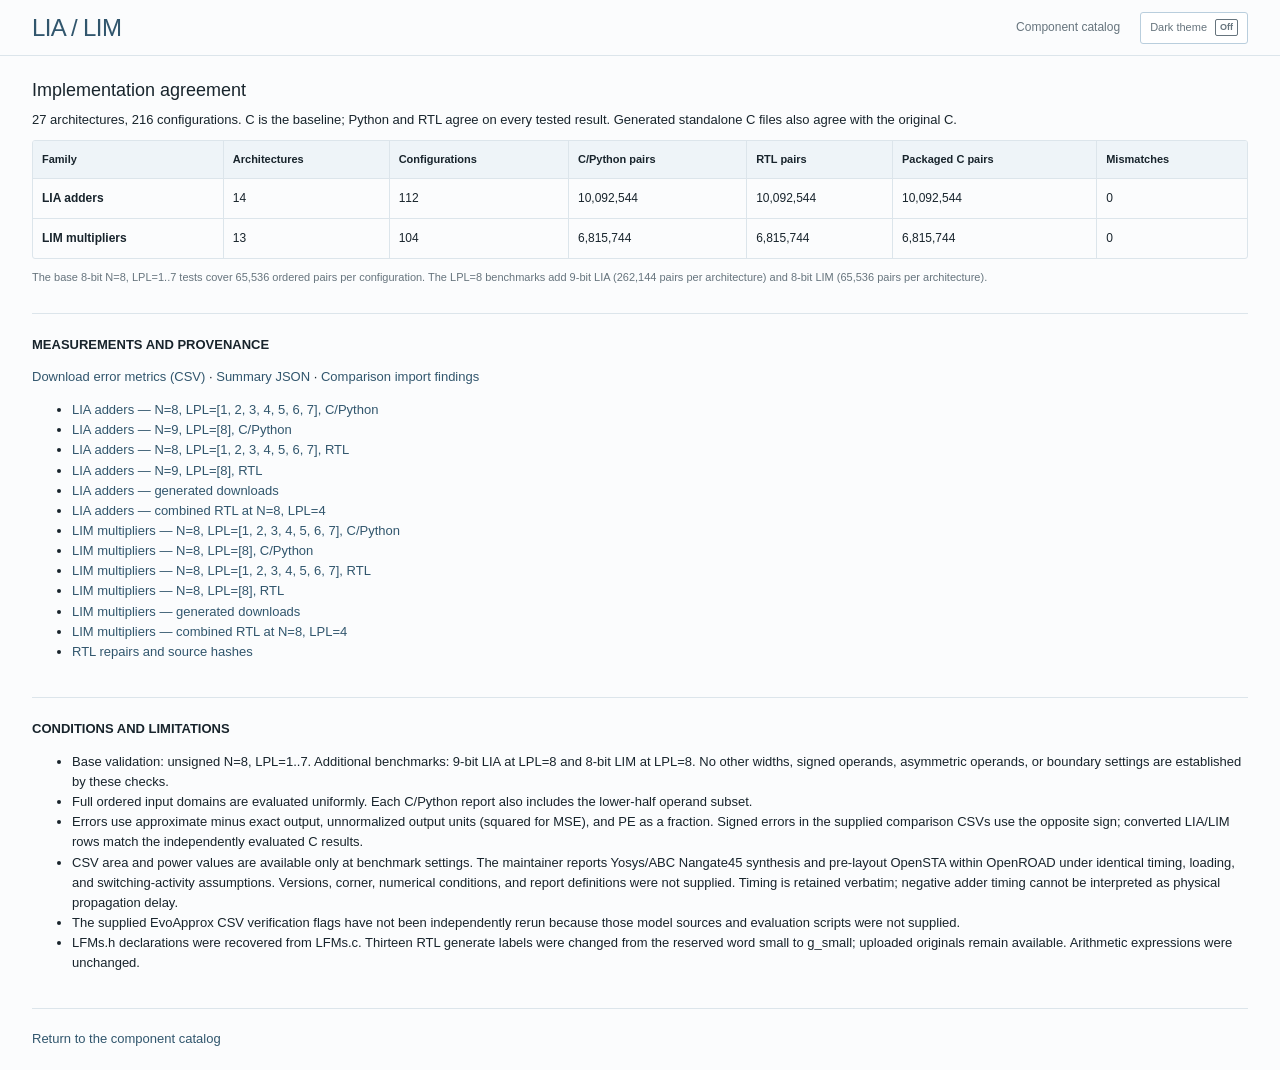
<file: result/validation/index.html>
<!doctype html>
<html lang="en"><head><meta charset="utf-8"><meta name="viewport" content="width=device-width,initial-scale=1"><title>LIA / LIM — Exhaustive Validation Results</title><meta name="description" content="C, Python and RTL agreement for 27 LIA/LIM architectures, including 8-bit LPL 1–7 and LPL 8 comparison benchmarks."><script src="../../assets/theme.js"></script><link rel="stylesheet" href="../../assets/style.css"></head><body>
<header class="site-header"><div class="container header-inner"><a class="brand" href="../../index.html">LIA / LIM</a><div class="header-tools"><nav aria-label="Main navigation"><a href="../../index.html">Component catalog</a></nav><button id="theme-toggle" class="theme-toggle" type="button" aria-pressed="false" hidden><span>Dark theme</span><span class="theme-state" aria-hidden="true">Off</span></button></div></div></header>
<main class="container"><section><h1>Implementation agreement</h1><p>27 architectures, 216 configurations. C is the baseline; Python and RTL agree on every tested result. Generated standalone C files also agree with the original C.</p>
<div class="table-scroll" tabindex="0"><table><thead><tr><th scope="col">Family</th><th scope="col">Architectures</th><th scope="col">Configurations</th><th scope="col">C/Python pairs</th><th scope="col">RTL pairs</th><th scope="col">Packaged C pairs</th><th scope="col">Mismatches</th></tr></thead><tbody><tr><th scope="row">LIA adders</th><td>14</td><td>112</td><td>10,092,544</td><td>10,092,544</td><td>10,092,544</td><td>0</td></tr><tr><th scope="row">LIM multipliers</th><td>13</td><td>104</td><td>6,815,744</td><td>6,815,744</td><td>6,815,744</td><td>0</td></tr></tbody></table></div>
<p class="table-note">The base 8-bit N=8, LPL=1..7 tests cover 65,536 ordered pairs per configuration. The LPL=8 benchmarks add 9-bit LIA (262,144 pairs per architecture) and 8-bit LIM (65,536 pairs per architecture).</p></section>
<section><h2>Measurements and provenance</h2><p><a href="error-metrics.csv" download>Download error metrics (CSV)</a> · <a href="summary.json">Summary JSON</a> · <a href="../../data/comparison-import-report.json">Comparison import findings</a></p><ul><li><a href="adder8-c-python.json">LIA adders — N=8, LPL=[1, 2, 3, 4, 5, 6, 7], C/Python</a></li><li><a href="adder9-lpl8-c-python.json">LIA adders — N=9, LPL=[8], C/Python</a></li><li><a href="adder8-rtl.json">LIA adders — N=8, LPL=[1, 2, 3, 4, 5, 6, 7], RTL</a></li><li><a href="adder9-lpl8-rtl.json">LIA adders — N=9, LPL=[8], RTL</a></li><li><a href="adder8-packaged.json">LIA adders — generated downloads</a></li><li><a href="adder8-combined-rtl.json">LIA adders — combined RTL at N=8, LPL=4</a></li><li><a href="multiplier8-c-python.json">LIM multipliers — N=8, LPL=[1, 2, 3, 4, 5, 6, 7], C/Python</a></li><li><a href="multiplier8-lpl8-c-python.json">LIM multipliers — N=8, LPL=[8], C/Python</a></li><li><a href="multiplier8-rtl.json">LIM multipliers — N=8, LPL=[1, 2, 3, 4, 5, 6, 7], RTL</a></li><li><a href="multiplier8-lpl8-rtl.json">LIM multipliers — N=8, LPL=[8], RTL</a></li><li><a href="multiplier8-packaged.json">LIM multipliers — generated downloads</a></li><li><a href="multiplier8-combined-rtl.json">LIM multipliers — combined RTL at N=8, LPL=4</a></li><li><a href="rtl-compatibility-fixes.json">RTL repairs and source hashes</a></li></ul></section>
<section><h2>Conditions and limitations</h2><ul><li>Base validation: unsigned N=8, LPL=1..7. Additional benchmarks: 9-bit LIA at LPL=8 and 8-bit LIM at LPL=8. No other widths, signed operands, asymmetric operands, or boundary settings are established by these checks.</li><li>Full ordered input domains are evaluated uniformly. Each C/Python report also includes the lower-half operand subset.</li><li>Errors use approximate minus exact output, unnormalized output units (squared for MSE), and PE as a fraction. Signed errors in the supplied comparison CSVs use the opposite sign; converted LIA/LIM rows match the independently evaluated C results.</li><li>CSV area and power values are available only at benchmark settings. The maintainer reports Yosys/ABC Nangate45 synthesis and pre-layout OpenSTA within OpenROAD under identical timing, loading, and switching-activity assumptions. Versions, corner, numerical conditions, and report definitions were not supplied. Timing is retained verbatim; negative adder timing cannot be interpreted as physical propagation delay.</li><li>The supplied EvoApprox CSV verification flags have not been independently rerun because those model sources and evaluation scripts were not supplied.</li><li>LFMs.h declarations were recovered from LFMs.c. Thirteen RTL generate labels were changed from the reserved word small to g_small; uploaded originals remain available. Arithmetic expressions were unchanged.</li></ul></section><p style="margin:20px 0"><a href="../../index.html#catalog">Return to the component catalog</a></p></main></body></html>
</file>
<file: assets/style.css>
:root {
  color-scheme: light;
  --ink: #18242c;
  --muted: #66747d;
  --line: #dce5eb;
  --soft: #eef4f8;
  --accent: #31566d;
  --header: #fbfcfd;
  --page: #fbfcfd;
  --surface: #ffffff;
  --thead: #eef4f8;
  --hover: #e7f0f6;
  --control-line: #b9cedd;
  --table-rule: #dce5eb;
  --strong: #18242c;
  --code-bg: #eef4f8;
  --button-bg: #e7f0f6;
  --button-hover: #b9cedd;
  --note-line: #b9cedd;
  --tab-border: #b9cedd;
  --tab-active: #31566d;
  --badge-me-bg: #f4f7f3;
  --badge-me-ink: #4f5f51;
  --badge-me-line: #d9ded8;
  --badge-mae-bg: #e7f0f6;
  --badge-mae-ink: #31566d;
  --badge-mae-line: #b9cedd;
  --badge-mse-bg: #eef4f8;
  --badge-mse-ink: #43525c;
  --badge-mse-line: #b9cedd;
  --badge-pe-bg: #fffaf0;
  --badge-pe-ink: #725b16;
  --badge-pe-line: #b9a36a;
}
:root[data-theme="dark"] {
  color-scheme: dark;
  --ink: #eef2ef;
  --muted: #aeb8b2;
  --line: #38423e;
  --soft: #1b211f;
  --accent: #a8d0ca;
  --header: #151817;
  --page: #151817;
  --surface: #202523;
  --thead: #222c2a;
  --hover: #222c2a;
  --control-line: #4b625f;
  --table-rule: #38423e;
  --strong: #eef2ef;
  --code-bg: #1b211f;
  --button-bg: #222c2a;
  --button-hover: #4b625f;
  --note-line: #4b625f;
  --tab-border: #4b625f;
  --tab-active: #a8d0ca;
  --badge-me-bg: #202a24;
  --badge-me-ink: #b9cebd;
  --badge-me-line: #45564b;
  --badge-mae-bg: #222c2a;
  --badge-mae-ink: #a8d0ca;
  --badge-mae-line: #4b625f;
  --badge-mse-bg: #1b211f;
  --badge-mse-ink: #c1cbc5;
  --badge-mse-line: #38423e;
  --badge-pe-bg: #2a261c;
  --badge-pe-ink: #e2cd91;
  --badge-pe-line: #806f42;
}
@media (prefers-color-scheme: dark) {
  :root:not([data-theme]) {
  color-scheme: dark;
  --ink: #eef2ef;
  --muted: #aeb8b2;
  --line: #38423e;
  --soft: #1b211f;
  --accent: #a8d0ca;
  --header: #151817;
  --page: #151817;
  --surface: #202523;
  --thead: #222c2a;
  --hover: #222c2a;
  --control-line: #4b625f;
  --table-rule: #38423e;
  --strong: #eef2ef;
  --code-bg: #1b211f;
  --button-bg: #222c2a;
  --button-hover: #4b625f;
  --note-line: #4b625f;
  --tab-border: #4b625f;
  --tab-active: #a8d0ca;
  --badge-me-bg: #202a24;
  --badge-me-ink: #b9cebd;
  --badge-me-line: #45564b;
  --badge-mae-bg: #222c2a;
  --badge-mae-ink: #a8d0ca;
  --badge-mae-line: #4b625f;
  --badge-mse-bg: #1b211f;
  --badge-mse-ink: #c1cbc5;
  --badge-mse-line: #38423e;
  --badge-pe-bg: #2a261c;
  --badge-pe-ink: #e2cd91;
  --badge-pe-line: #806f42;
  }
}

* { box-sizing: border-box; }
html { scroll-behavior: smooth; scroll-padding-top: 18px; }
body { margin: 0; background: var(--page); color: var(--ink); font: 13px/1.55 Arial, Helvetica, sans-serif; }
a { color: var(--accent); text-decoration: none; }
a:hover { text-decoration: underline; }
button, input, select { font: inherit; }
button, a, input, select, summary, [tabindex] { outline-offset: 3px; }
:focus-visible { outline: 2px solid var(--accent); }
.site-header :focus-visible { outline-color: var(--accent); }
.container { width: min(1320px, calc(100% - 64px)); margin-inline: auto; }
.site-header { background: var(--header); color: var(--ink); border-bottom: 1px solid var(--line); }
.header-inner { display: flex; align-items: center; gap: 26px; min-height: 55px; }
.brand { color: var(--accent); font-size: 24px; font-weight: 400; letter-spacing: -.025em; white-space: nowrap; }
.brand:hover { text-decoration: none; }
.brand span { color: var(--muted); padding: 0 2px; font-weight: 300; }
.header-description { margin: 0; color: var(--muted); font-size: 16px; font-weight: 400; }
.header-tools { display: flex; align-items: center; gap: 20px; margin-left: auto; }
.header-tools nav { margin: 0; }
.theme-toggle { display: inline-flex; align-items: center; gap: 8px; flex: 0 0 auto; padding: 6px 9px; min-height: 32px; border: 1px solid var(--control-line); border-radius: 3px; background: var(--surface); color: var(--muted); font-size: 11px; cursor: pointer; }
.theme-toggle:hover { background: var(--soft); color: var(--accent); }
.theme-state { padding: 1px 4px; border: 1px solid currentColor; border-radius: 2px; font-size: 9px; font-weight: 700; line-height: 1.4; }
.theme-toggle[aria-pressed="true"] .theme-state { background: var(--accent); color: var(--page); }
nav { display: flex; gap: 20px; margin-left: auto; flex-wrap: wrap; }
nav a { color: var(--muted); font-size: 12px; }
.filter-band { background: var(--soft); border-bottom: 1px solid #eaf0f0; padding: 19px 0 12px; }
.filters { display: grid; grid-template-columns: 1.65fr 1fr .85fr 1.6fr 1.15fr; gap: 12px 20px; margin: 0; }
label { display: flex; flex-direction: column; gap: 6px; color: var(--muted); font-size: 12px; font-weight: 400; }
input, select { min-width: 0; max-width: 100%; min-height: 36px; padding: 7px 10px; background: var(--page); color: var(--ink); border: 1px solid var(--control-line); border-radius: 3px; font-size: 12px; }
input::placeholder { color: var(--muted); }
input[type=number] { width: 100%; }
.constraint-controls { grid-column: 1/-1; }
summary { cursor: pointer; width: fit-content; font-size: 12px; color: var(--accent); }
summary:hover { text-decoration: underline; }
.limits { display: grid; grid-template-columns: repeat(5, minmax(100px, 1fr)); gap: 14px; margin: 13px 0 8px; }
.filter-footer { grid-column: 1/-1; display: flex; justify-content: space-between; align-items: center; gap: 16px; font-size: 11px; }
.filter-footer p { margin: 0; color: var(--muted); }
.filter-actions { display: flex; gap: 20px; align-items: center; }
.text-button { background: none; border: 0; padding: 0; font-size: 11px; color: var(--accent); cursor: pointer; }
.text-button:hover { text-decoration: underline; }
section { padding: 22px 0; border-bottom: 1px solid var(--line); }
.intro { padding: 22px 0 10px; border: 0; }
h1 { font-size: 18px; font-weight: 400; line-height: 1.4; margin: 0 0 7px; }
h2 { margin: 0 0 12px; font-size: 13px; line-height: 1.45; font-weight: 600; text-transform: uppercase; }
h3 { margin: 0 0 6px; font-size: 13px; font-weight: 600; }
p { margin: 0 0 10px; }
.lead { margin: 0; color: var(--muted); line-height: 1.6; max-width: 1200px; }
#catalog { padding-top: 12px; }
.section-heading { display: flex; align-items: baseline; justify-content: space-between; gap: 16px; margin-bottom: 9px; }
.section-heading h2 { margin: 0; }
.section-description { color: var(--muted); max-width: 1200px; margin: 0 0 13px; }
.small { font-size: 11px; }
.muted { color: var(--muted); }
.table-scroll { overflow-x: auto; border: 1px solid var(--line); border-radius: 3px; }
table { width: 100%; border-collapse: collapse; text-align: left; font-size: 12px; }
#component-table, .component-table { min-width: 1130px; }
th, td { padding: 10px 9px; border-bottom: 1px solid var(--line); border-right: 1px solid var(--table-rule); vertical-align: middle; }
tr > :last-child { border-right: 0; }
thead th { color: var(--strong); font-size: 11px; font-weight: 600; background: var(--thead); white-space: nowrap; }
thead tr:first-child th[colspan] { text-align: center; padding-block: 6px; }
thead tr:nth-child(2) th { padding-block: 7px; }
thead small { display: block; color: var(--muted); font-size: 10px; font-weight: 400; }
tbody tr:last-child > td, tbody tr:last-child > th { border-bottom: 0; }
tbody tr:hover { background: var(--hover); }
td.number { text-align: right; font-variant-numeric: tabular-nums; white-space: nowrap; }
.component-id { color: var(--accent); font-weight: 400; }
.cell-sub { display: block; color: var(--muted); font-size: 10px; margin-top: 3px; }
.component-name { display: flex; align-items: center; gap: 9px; }
.component-label { min-width: 0; }
.component-function { overflow-wrap: anywhere; font-size: 11px; line-height: 1.45; }
.objective-badges { display: inline-flex; gap: 4px; flex: 0 0 auto; }
.objective-badges:empty { display: none; }
.criterion-badge { position: relative; display: inline-block; width: 24px; height: 44px; border: 1px solid var(--badge-me-line); border-radius: 2px; background: var(--badge-me-bg); color: var(--badge-me-ink); }
.criterion-badge > span { position: absolute; top: 50%; left: 50%; transform: translate(-50%, -50%) rotate(-90deg); font: 700 12px/1 Arial, Helvetica, sans-serif; letter-spacing: .02em; white-space: nowrap; }
.criterion-mae { background: var(--badge-mae-bg); border-color: var(--badge-mae-line); color: var(--badge-mae-ink); }
.criterion-mse { background: var(--badge-mse-bg); border-color: var(--badge-mse-line); color: var(--badge-mse-ink); }
.criterion-pe { background: var(--badge-pe-bg); border-color: var(--badge-pe-line); color: var(--badge-pe-ink); }
.objective-legend { margin: 0 0 12px; color: var(--muted); font-size: 11px; max-width: 1100px; }
.benchmark-methodology { margin: 12px 0 18px; padding: 11px 14px; border-left: 2px solid var(--note-line); background: var(--surface); color: var(--muted); font-size: 12px; line-height: 1.65; }
.benchmark-methodology strong { color: var(--ink); font-weight: 600; }
.benchmark-methodology p:last-child { margin-bottom: 0; }
.dash { color: var(--muted); }
.empty-state { padding: 26px 16px; color: var(--muted); text-align: center; }
.empty-state strong { display: block; font-size: 13px; font-weight: 400; color: var(--ink); }
.empty-state span { display: block; margin-top: 4px; font-size: 12px; }
.table-note { margin: 10px 0 5px; font-size: 11px; color: var(--muted); line-height: 1.6; }
.data-notice { margin: 8px 0 0; color: var(--muted); font-size: 11px; }
.data-notice strong { font-weight: 600; }
abbr { text-decoration: none; cursor: help; }
.model-links { display: flex; gap: 4px; }
.model-links a, .model-links > span { display: inline-block; min-width: 30px; padding: 4px 7px; border-radius: 3px; font-size: 10px; line-height: 1.4; white-space: nowrap; text-align: center; }
.model-links a { background: var(--button-bg); color: var(--ink); }
.model-links a:hover { background: var(--button-hover); text-decoration: none; }
.model-links > span { color: var(--muted); background: var(--surface); }
.provenance { min-width: 90px; font-size: 11px; }
.provenance summary { font-size: 11px; white-space: nowrap; }
.provenance[open] { min-width: 260px; }
dl { margin: 0; }
dt { font-weight: 600; }
dd { margin: 0; color: var(--muted); }
.provenance dt { margin-top: 7px; }
.provenance dd { white-space: normal; max-width: 360px; overflow-wrap: anywhere; }
.chart-panel { padding-top: 14px; margin-top: 14px; border-top: 1px solid var(--line); }
.chart-panel > p { margin-top: 10px; }
.chart-controls { display: flex; gap: 16px; flex-wrap: wrap; }
.chart-controls label { flex: 1; min-width: 160px; }
.chart { margin-top: 16px; }
.empty-chart { padding: 26px 14px; background: var(--surface); color: var(--muted); text-align: center; font-size: 12px; margin: 0; }
.chart svg { display: block; width: 100%; height: auto; max-width: 850px; margin: auto; }
.chart svg text { fill: var(--muted); font-family: inherit; font-size: 12px; }
.chart circle { fill: var(--header); stroke: #fff; stroke-width: 1.5; }
.chart circle:hover, .chart circle:focus { fill: var(--accent); stroke: var(--accent); stroke-width: 2; }
.chart-data { margin-top: 8px; }
.chart-data table { max-width: 700px; }
.download-grid { display: grid; grid-template-columns: 1fr 1fr; border-block: 1px solid var(--line); margin-top: 14px; }
.download-family { padding: 16px 0; }
.download-family + .download-family { padding-left: 25px; border-left: 1px solid var(--line); }
.download-family p { color: var(--muted); font-size: 12px; margin-bottom: 9px; }
.download-family .language-downloads { font-size: 11px; margin: 10px 0 0; }
.bundle-link { display: inline-block; padding: 6px 12px; border: 1px solid var(--control-line); border-radius: 3px; background: var(--surface); font-size: 12px; }
.bundle-link:hover { background: var(--hover); text-decoration: none; }
.download-unavailable { color: var(--muted); font-size: 12px; }
.download-grid + p { margin: 10px 0 0; max-width: 1200px; }
code { font-family: Consolas, 'Liberation Mono', monospace; font-size: .94em; }
p code { background: var(--code-bg); padding: 1px 4px; border-radius: 2px; }
pre { padding: 11px 14px; border: 1px solid var(--line); border-radius: 3px; background: var(--thead); margin: 10px 0; overflow-x: auto; line-height: 1.8; font-size: 11px; }
pre code { font-size: inherit; }
.steps { list-style: none; counter-reset: step; margin: 16px 0 0; padding: 0; max-width: 1050px; }
.steps > li { position: relative; padding: 0 0 20px 28px; counter-increment: step; }
.steps > li:before { content: counter(step) '.'; position: absolute; top: 0; left: 0; font-size: 13px; color: var(--muted); }
.steps > li:last-child { padding-bottom: 0; }
.steps p { color: var(--muted); font-size: 12px; margin-bottom: 8px; }
.steps p.small { font-size: 11px; }
.plain-note { border-left: 2px solid var(--note-line); padding: 9px 13px; margin: 10px 0; color: var(--muted); background: var(--surface); font-size: 11px; }
.maintainer-guide { margin-top: 16px; padding-top: 12px; border-top: 1px solid var(--line); }
.maintainer-guide p { margin-top: 10px; color: var(--muted); max-width: 1050px; font-size: 12px; }
.maintainer-guide pre { max-width: 1050px; }
.definition-layout { display: grid; grid-template-columns: 1.1fr 1fr; align-items: start; gap: 28px; }
.definitions { min-width: 440px; }
.definitions tbody th { font-weight: 400; white-space: nowrap; }
.definitions td { white-space: nowrap; }
.definition-notes p { color: var(--muted); font-size: 12px; margin-bottom: 12px; }
.result-locations > div { display: flex; align-items: baseline; justify-content: space-between; gap: 15px; padding: 10px 0; border-bottom: 1px solid var(--line); flex-wrap: wrap; }
.result-locations > div:last-child { border: 0; }
.result-locations dt { font-size: 12px; font-weight: 400; }
.result-locations dd { display: flex; gap: 16px; font-size: 11px; flex-wrap: wrap; }
.result-locations + p { margin: 10px 0 0; }
.references > p { max-width: 1200px; }
.references .citation { padding-left: 13px; border-left: 2px solid var(--line); font-size: 12px; margin-block: 14px; }
.site-footer { display: flex; gap: 20px; flex-wrap: wrap; justify-content: space-between; padding-block: 18px; font-size: 11px; color: var(--muted); }
.site-footer a { color: var(--muted); }
.skip-link { position: absolute; top: -100px; left: 20px; padding: 10px; background: var(--page); z-index: 10; }
.skip-link:focus { top: 8px; }
.sr-only { position: absolute; width: 1px; height: 1px; padding: 0; margin: -1px; overflow: hidden; clip: rect(0, 0, 0, 0); white-space: nowrap; border: 0; }
@media (max-width: 1050px) {
  .header-inner { gap: 20px; flex-wrap: wrap; padding-block: 12px; }
  .header-description { font-size: 14px; }
  nav { gap: 15px; }
  .filters { gap: 12px; }
  .definition-layout { grid-template-columns: 1fr; gap: 18px; }
  .header-tools { width: 100%; justify-content: space-between; margin: 0; }
}
@media (max-width: 760px) {
  .container { width: calc(100% - 32px); }
  .header-inner { gap: 8px 20px; }
  .brand { font-size: 22px; }
  .header-description { font-size: 13px; }
  .header-tools { gap: 16px; margin-top: 6px; }
  .header-tools nav { flex: 1; width: auto; min-width: 0; gap: 7px 14px; }
  nav { width: 100%; margin: 0; gap: 20px; }
  .filter-band { padding-top: 14px; }
  .filters { grid-template-columns: repeat(3, minmax(0, 1fr)); }
  .search-label { grid-column: span 2; }
  .limits { grid-template-columns: repeat(3, minmax(0, 1fr)); }
  .empty-state { text-align: left; }
  .empty-state strong, .empty-state span { max-width: calc(100vw - 85px); }
  .download-family + .download-family { padding-left: 18px; }
}
@media (max-width: 480px) {
  .header-description { font-size: 12px; }
  nav { gap: 17px; }
  nav a { font-size: 11px; }
  .filters { grid-template-columns: repeat(2, minmax(0, 1fr)); }
  .filters > label:first-child { grid-column: 1/-1; }
  .search-label { grid-column: auto; }
  .limits { grid-template-columns: repeat(2, minmax(0, 1fr)); }
  .limits > label:first-child { grid-column: 1/-1; }
  .filter-actions { gap: 12px; }
  .filter-footer { align-items: flex-start; gap: 8px; }
  .filter-actions { flex-wrap: wrap; justify-content: flex-end; }
  h1 { font-size: 17px; }
  .intro { padding-top: 18px; }
  .download-grid { grid-template-columns: 1fr; }
  .download-family + .download-family { padding-left: 0; border-left: 0; border-top: 1px solid var(--line); }
  .chart-controls { flex-direction: column; gap: 10px; }
  .section-heading { gap: 10px; }
  .section-heading > a { white-space: nowrap; }
  .site-footer { gap: 10px 18px; }
  .site-footer > span { width: 100%; }
}
@media (prefers-reduced-motion: reduce) { html { scroll-behavior: auto; } }
@media print {
  nav, .filter-band, .chart-panel, .skip-link, .site-footer { display: none; }
  .site-header { background: var(--page); color: #000; }
  .brand, .header-description { color: #000; }
  .container { width: 100%; }
  section { padding-block: 15px; break-inside: avoid; }
  .table-scroll { overflow: visible; }
  #component-table { min-width: 0; font-size: 9px; }
  th, td { padding: 5px; }
  a { color: inherit; }
  pre { white-space: pre-wrap; }
}

/* Family tabs, one-LPL reference tables, and the six exported research plots. */
[hidden] { display: none !important; }
.library-features { display: grid; grid-template-columns: repeat(4, minmax(0, 1fr)); gap: 22px; margin: 18px 0 15px; }
.library-features dt { font-size: 12px; font-weight: 600; margin-bottom: 5px; }
.library-features > div { min-width: 0; }
.library-features dt { min-height: 2.9em; }
.library-features dd { font-size: 12px; line-height: 1.6; }
.attribution-note { padding: 9px 12px; border-left: 2px solid var(--note-line); background: var(--surface); color: var(--muted); font-size: 11px; line-height: 1.65; margin: 0; }

.family-tabs { display: flex; gap: 0; margin-bottom: 18px; border-bottom: 1px solid var(--tab-border); }
.family-tabs button { padding: 11px 22px; border: 1px solid transparent; border-bottom: 0; margin-bottom: -1px; color: var(--muted); background: transparent; font-size: 14px; cursor: pointer; }
.family-tabs button[aria-selected="true"] { color: var(--tab-active); border-color: var(--tab-border); border-top: 2px solid var(--tab-active); background: var(--page); font-weight: 600; }
.family-tabs button:hover { color: var(--accent); }
.family-heading { display: flex; align-items: center; flex-wrap: wrap; justify-content: space-between; gap: 12px 20px; margin-bottom: 14px; }
.family-heading h2 { margin: 0; font-size: 14px; }
.family-downloads { display: flex; align-items: center; flex-wrap: wrap; gap: 10px 20px; font-size: 11px; }
.family-downloads .bundle-link { font-size: 11px; padding: 5px 10px; }
.language-archives { position: relative; }
.language-archives[open] > span { display: block; margin-top: 7px; }
.family-filters { grid-template-columns: .9fr .65fr 1.65fr 1.2fr; padding: 12px 14px; margin-bottom: 12px; background: var(--soft); border: 1px solid var(--line); border-radius: 3px; }
.table-footnotes { background: var(--surface); vertical-align: top; padding: 11px 13px; font-size: 11px; color: var(--muted); line-height: 1.65; white-space: normal; }
.table-footnotes p { margin: 0 0 6px; max-width: 1200px; }
.table-footnotes p:last-child { margin: 0; }
.table-footnotes strong { color: var(--strong); font-weight: 600; }
.comparison-group + .comparison-group { margin-top: 22px; padding-top: 18px; border-top: 1px solid var(--line); }
.comparison-group h3 { font-size: 13px; margin-bottom: 10px; }
.comparison-grid { display: grid; grid-template-columns: repeat(3, minmax(0, 1fr)); gap: 16px; }
.comparison-figure { margin: 0; min-width: 0; }
.comparison-figure img { display: block; width: 100%; height: auto; }
.comparison-figure figcaption { text-align: center; font-size: 11px; color: var(--muted); margin: 5px 0 10px; }
@media (max-width: 900px) {
  .library-features { grid-template-columns: repeat(2, minmax(0, 1fr)); gap: 13px 20px; }
  .family-heading { align-items: flex-start; flex-direction: column; }
  .family-filters { gap: 12px; }
}
@media (max-width: 600px) {
  .comparison-grid { grid-template-columns: 1fr; gap: 10px; }
  .comparison-figure img { max-width: 480px; margin-inline: auto; }
  .family-filters { grid-template-columns: repeat(2, minmax(0, 1fr)); padding: 12px; }
  .family-filters > label:first-child, .family-filters .search-label { grid-column: auto; }
  .family-downloads { gap: 8px 14px; }
  .family-tabs button { font-size: 13px; padding: 10px 18px; }
  .library-features dt, .library-features dd { font-size: 11px; }
  .attribution-note { font-size: 11px; }
  .table-footnotes p { max-width: calc(100vw - 82px); }
}
@media print {
  .family-tabs, .family-filters { display: none; }
  .family-panel[hidden] { display: block !important; }
  .component-table { min-width: 0; font-size: 9px; }
}

@media print {
  :root:root {
  color-scheme: light;
  --ink: #18242c;
  --muted: #66747d;
  --line: #dce5eb;
  --soft: #eef4f8;
  --accent: #31566d;
  --header: #fbfcfd;
  --page: #fbfcfd;
  --surface: #ffffff;
  --thead: #eef4f8;
  --hover: #e7f0f6;
  --control-line: #b9cedd;
  --table-rule: #dce5eb;
  --strong: #18242c;
  --code-bg: #eef4f8;
  --button-bg: #e7f0f6;
  --button-hover: #b9cedd;
  --note-line: #b9cedd;
  --tab-border: #b9cedd;
  --tab-active: #31566d;
  --badge-me-bg: #f4f7f3;
  --badge-me-ink: #4f5f51;
  --badge-me-line: #d9ded8;
  --badge-mae-bg: #e7f0f6;
  --badge-mae-ink: #31566d;
  --badge-mae-line: #b9cedd;
  --badge-mse-bg: #eef4f8;
  --badge-mse-ink: #43525c;
  --badge-mse-line: #b9cedd;
  --badge-pe-bg: #fffaf0;
  --badge-pe-ink: #725b16;
  --badge-pe-line: #b9a36a;
  }
  .theme-toggle { display: none !important; }
}

/* Website credit stays understated in both themes. */
.site-footer a { font-weight: 400; }
</file>
